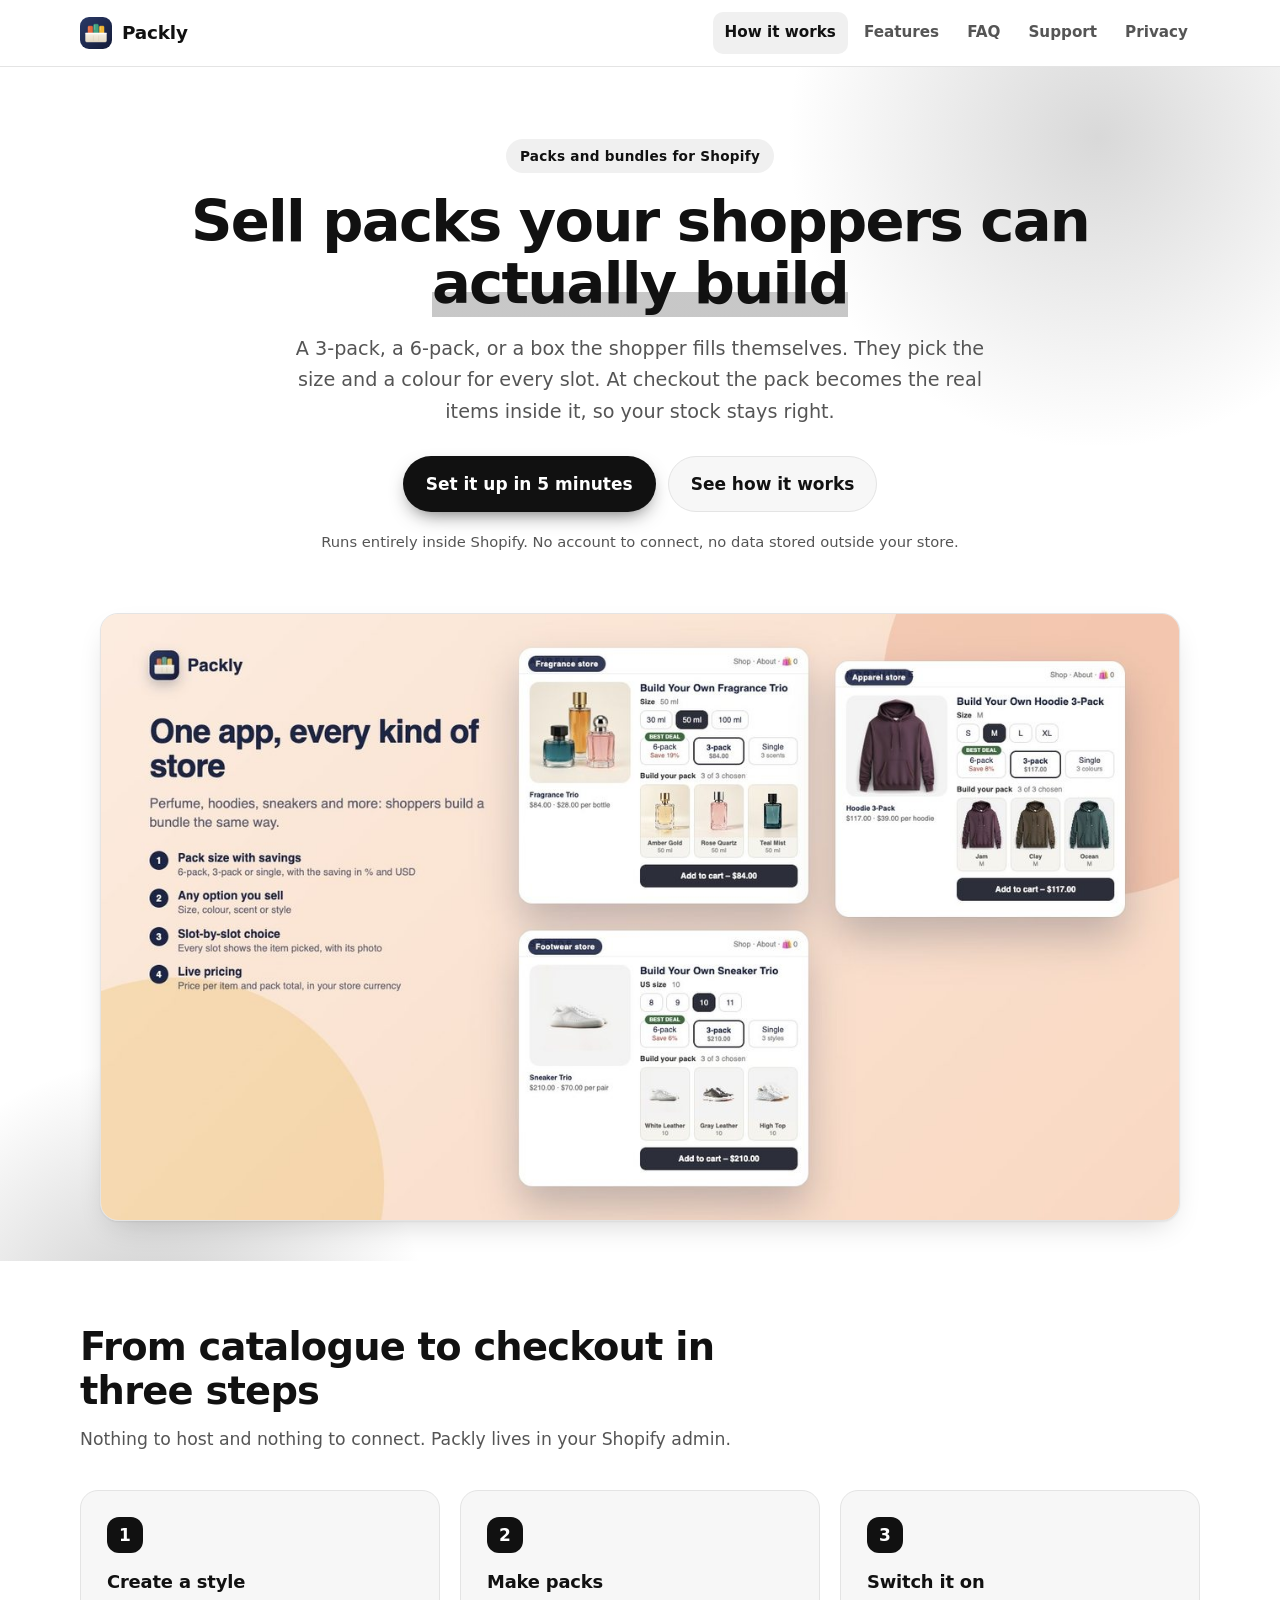
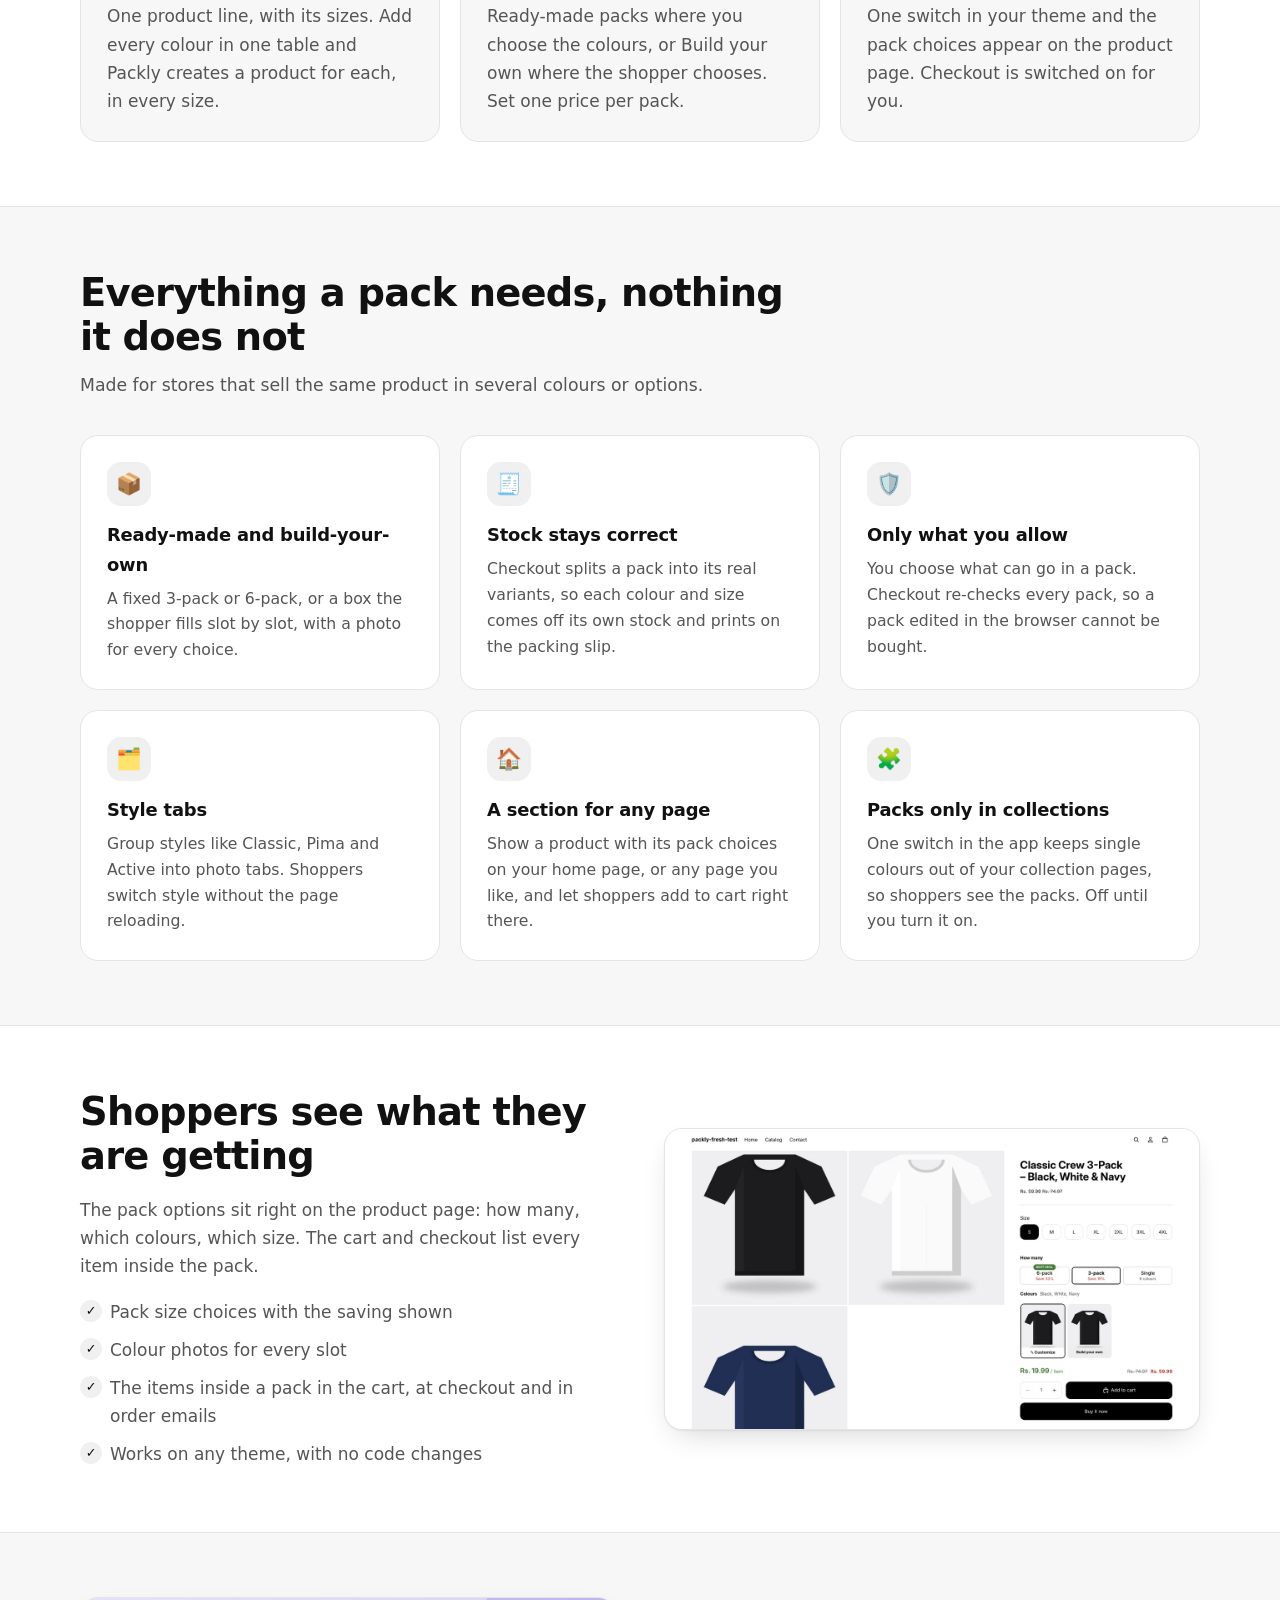
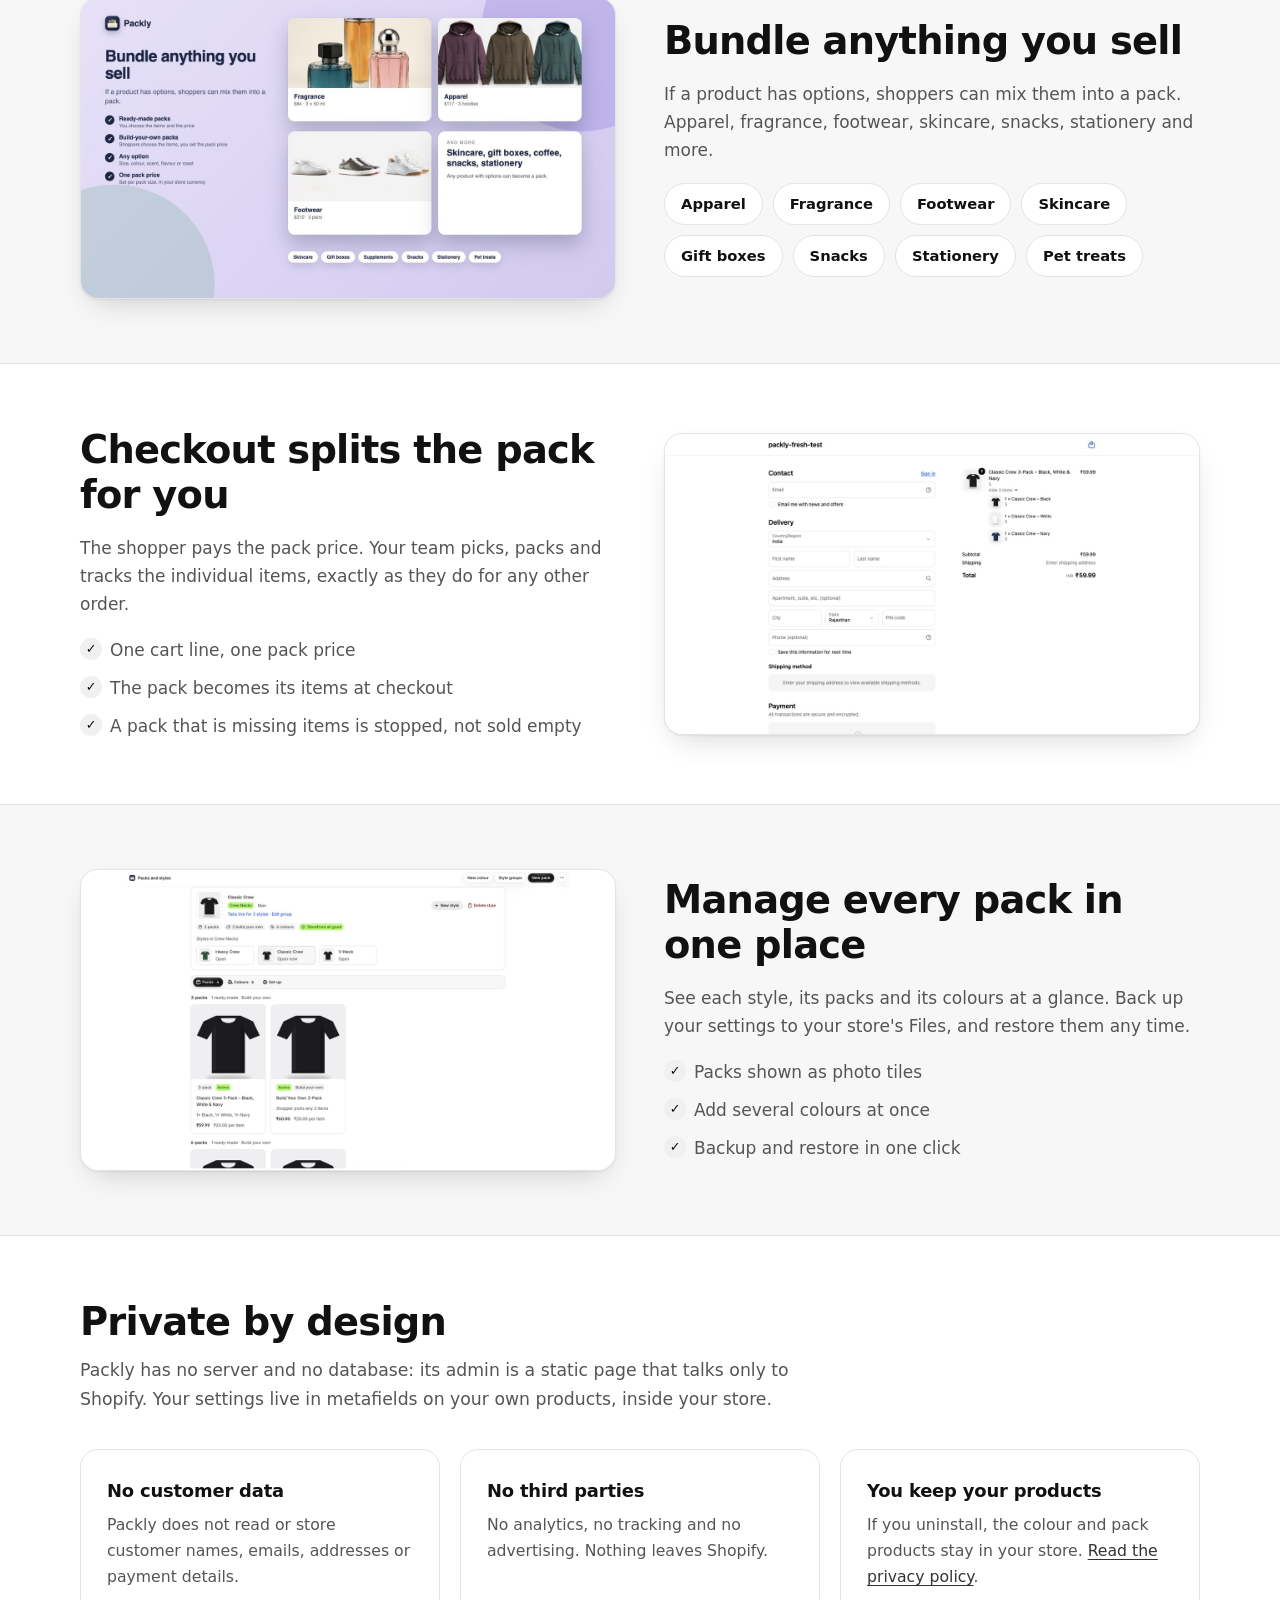
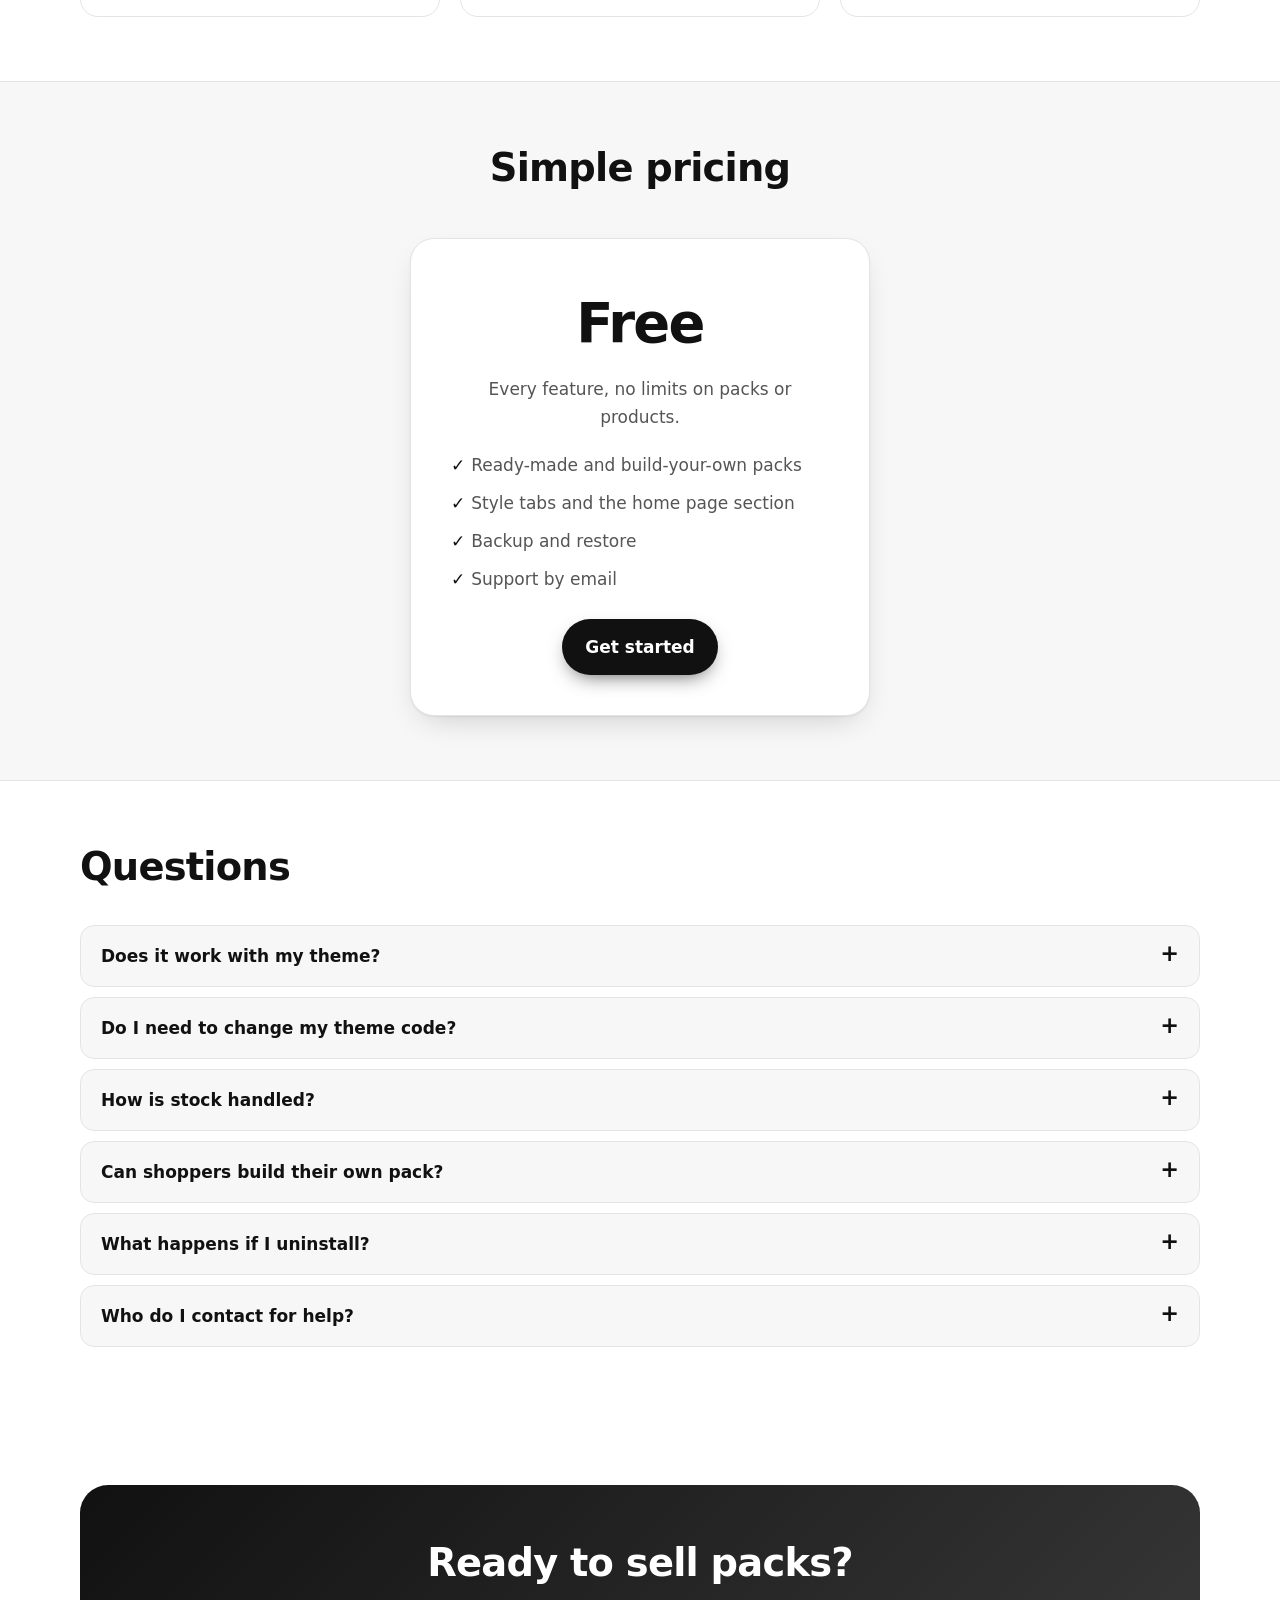
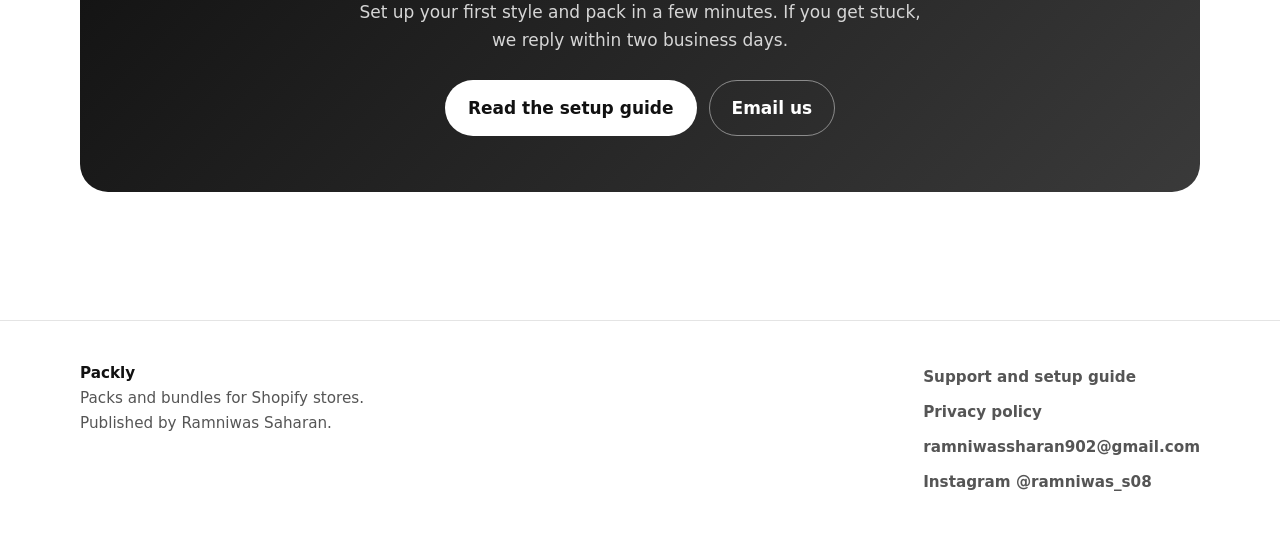
<file: index.html>
<!doctype html>
<html lang="en">
<head>
<meta charset="utf-8">
<meta name="viewport" content="width=device-width,initial-scale=1">
<title>Packly – Bundle &amp; Pack Builder for Shopify</title>
<meta name="description" content="Sell packs of your products. Shoppers pick the size and the colour of every item, and checkout keeps your stock correct.">
<meta name="theme-color" content="#ffffff">
<link rel="canonical" href="https://ramniwas08.github.io/packly/index.html">
<link rel="icon" href="assets/favicon.png">
<link rel="apple-touch-icon" href="assets/icon-192.png">
<meta property="og:title" content="Packly – Bundle & Pack Builder for Shopify">
<meta property="og:description" content="Sell packs of your products. Shoppers pick the size and the colour of every item, and checkout keeps your stock correct.">
<meta property="og:image" content="https://ramniwas08.github.io/packly/assets/hero-every-store.jpg">
<meta property="og:type" content="website">
<link rel="stylesheet" href="style.css">
<script src="site.js" defer></script>
</head>
<body>
<a class="skip" href="#main">Skip to content</a>
<header class="site-header"><div class="wrap">
<a class="brand" href="index.html"><img src="assets/icon-192.png" alt="" width="32" height="32">Packly</a>
<nav aria-label="Main">
<a href="index.html#how" aria-current="page">How it works</a>
<a href="index.html#features">Features</a>
<a href="index.html#faq">FAQ</a>
<a href="support.html">Support</a>
<a href="privacy.html">Privacy</a>
</nav></div></header>

<main id="main">
<section class="hero"><div class="wrap hero-grid">
<div>
<span class="eyebrow">Packs and bundles for Shopify</span>
<h1>Sell packs your shoppers can <em>actually build</em></h1>
<p class="lead">A 3-pack, a 6-pack, or a box the shopper fills themselves. They pick the size and a colour for every slot. At checkout the pack becomes the real items inside it, so your stock stays right.</p>
<div class="cta-row">
<a class="btn btn-primary" href="support.html#setup">Set it up in 5 minutes</a>
<a class="btn btn-ghost" href="#how">See how it works</a>
</div>
<p class="hero-note">Runs entirely inside Shopify. No account to connect, no data stored outside your store.</p>
</div>
<div class="frame float"><img src="assets/hero-every-store.jpg" width="1280" height="720" alt="Packly packs for perfume, hoodies and sneakers on three different stores"></div>
</div></section>

<section id="how"><div class="wrap">
<div class="section-head reveal"><h2>From catalogue to checkout in three steps</h2><p>Nothing to host and nothing to connect. Packly lives in your Shopify admin.</p></div>
<div class="steps">
<div class="step reveal"><h3>Create a style</h3><p>One product line, with its sizes. Add every colour in one table and Packly creates a product for each, in every size.</p></div>
<div class="step reveal"><h3>Make packs</h3><p>Ready-made packs where you choose the colours, or Build your own where the shopper chooses. Set one price per pack.</p></div>
<div class="step reveal"><h3>Switch it on</h3><p>One switch in your theme and the pack choices appear on the product page. Checkout is switched on for you.</p></div>
</div></div></section>

<section class="band" id="features"><div class="wrap">
<div class="section-head reveal"><h2>Everything a pack needs, nothing it does not</h2><p>Made for stores that sell the same product in several colours or options.</p></div>
<div class="grid-3">
<div class="card reveal"><div class="icon">📦</div><h3>Ready-made and build-your-own</h3><p>A fixed 3-pack or 6-pack, or a box the shopper fills slot by slot, with a photo for every choice.</p></div>
<div class="card reveal"><div class="icon">🧾</div><h3>Stock stays correct</h3><p>Checkout splits a pack into its real variants, so each colour and size comes off its own stock and prints on the packing slip.</p></div>
<div class="card reveal"><div class="icon">🛡️</div><h3>Only what you allow</h3><p>You choose what can go in a pack. Checkout re-checks every pack, so a pack edited in the browser cannot be bought.</p></div>
<div class="card reveal"><div class="icon">🗂️</div><h3>Style tabs</h3><p>Group styles like Classic, Pima and Active into photo tabs. Shoppers switch style without the page reloading.</p></div>
<div class="card reveal"><div class="icon">🏠</div><h3>A section for any page</h3><p>Show a product with its pack choices on your home page, or any page you like, and let shoppers add to cart right there.</p></div>
<div class="card reveal"><div class="icon">🧩</div><h3>Packs only in collections</h3><p>One switch in the app keeps single colours out of your collection pages, so shoppers see the packs. Off until you turn it on.</p></div>
</div></div></section>

<section><div class="wrap split">
<div class="copy reveal"><h2>Shoppers see what they are getting</h2>
<p>The pack options sit right on the product page: how many, which colours, which size. The cart and checkout list every item inside the pack.</p>
<ul><li>Pack size choices with the saving shown</li><li>Colour photos for every slot</li><li>The items inside a pack in the cart, at checkout and in order emails</li><li>Works on any theme, with no code changes</li></ul></div>
<div class="frame reveal"><img src="assets/shot-choices.jpg" width="1280" height="720" loading="lazy" alt="Pack size and colour choices on a product page"></div>
</div></section>

<section class="band"><div class="wrap split reverse">
<div class="copy reveal"><h2>Bundle anything you sell</h2>
<p>If a product has options, shoppers can mix them into a pack. Apparel, fragrance, footwear, skincare, snacks, stationery and more.</p>
<div class="chips"><span class="chip">Apparel</span><span class="chip">Fragrance</span><span class="chip">Footwear</span><span class="chip">Skincare</span><span class="chip">Gift boxes</span><span class="chip">Snacks</span><span class="chip">Stationery</span><span class="chip">Pet treats</span></div></div>
<div class="frame reveal"><img src="assets/hero-anything.jpg" width="1280" height="720" loading="lazy" alt="Packs of fragrance, hoodies and footwear"></div>
</div></section>

<section><div class="wrap split">
<div class="copy reveal"><h2>Checkout splits the pack for you</h2>
<p>The shopper pays the pack price. Your team picks, packs and tracks the individual items, exactly as they do for any other order.</p>
<ul><li>One cart line, one pack price</li><li>The pack becomes its items at checkout</li><li>A pack that is missing items is stopped, not sold empty</li></ul></div>
<div class="frame reveal"><img src="assets/shot-checkout.jpg" width="1280" height="720" loading="lazy" alt="Checkout showing a 3-pack split into its three items"></div>
</div></section>

<section class="band"><div class="wrap split reverse">
<div class="copy reveal"><h2>Manage every pack in one place</h2>
<p>See each style, its packs and its colours at a glance. Back up your settings to your store's Files, and restore them any time.</p>
<ul><li>Packs shown as photo tiles</li><li>Add several colours at once</li><li>Backup and restore in one click</li></ul></div>
<div class="frame reveal"><img src="assets/shot-admin.jpg" width="1280" height="720" loading="lazy" alt="The Packs screen of the Packly app in the Shopify admin"></div>
</div></section>

<section><div class="wrap">
<div class="section-head reveal"><h2>Private by design</h2><p>Packly has no server and no database: its admin is a static page that talks only to Shopify. Your settings live in metafields on your own products, inside your store.</p></div>
<div class="grid-3">
<div class="card reveal"><h3>No customer data</h3><p>Packly does not read or store customer names, emails, addresses or payment details.</p></div>
<div class="card reveal"><h3>No third parties</h3><p>No analytics, no tracking and no advertising. Nothing leaves Shopify.</p></div>
<div class="card reveal"><h3>You keep your products</h3><p>If you uninstall, the colour and pack products stay in your store. <a href="privacy.html">Read the privacy policy</a>.</p></div>
</div></div></section>

<section class="band" id="pricing"><div class="wrap price">
<div class="section-head reveal" style="text-align:center;margin-inline:auto"><h2>Simple pricing</h2></div>
<div class="price-card reveal"><div class="amount">Free</div><p style="margin:6px 0 0;color:var(--ink-soft)">Every feature, no limits on packs or products.</p>
<ul><li>Ready-made and build-your-own packs</li><li>Style tabs and the home page section</li><li>Backup and restore</li><li>Support by email</li></ul>
<a class="btn btn-primary" href="support.html#setup">Get started</a></div>
</div></section>

<section id="faq"><div class="wrap">
<div class="section-head reveal"><h2>Questions</h2></div>
<details><summary>Does it work with my theme?</summary><p>Yes. Packly adds its parts through a standard theme app embed, so it works on any Online Store 2.0 theme and on older themes too. Shopify asks you to switch an app's storefront part on yourself, so the app has a button that opens your theme editor with it already on.</p></details>
<details><summary>Do I need to change my theme code?</summary><p>No. There is nothing to paste. If the pack choices land in the wrong spot on an unusual theme, the app embed has a setting for where to place them.</p></details>
<details><summary>How is stock handled?</summary><p>A pack is split into its items at checkout. Each item comes off its own stock, so you never keep a separate stock number for a pack.</p></details>
<details><summary>Can shoppers build their own pack?</summary><p>Yes. Make a Build-your-own pack: the shopper chooses the size, then a colour for each slot. You set one price for the pack.</p></details>
<details><summary>What happens if I uninstall?</summary><p>Your products stay in your store. Shopify keeps Packly's settings for a limited time and restores them if you reinstall. Save a backup from the app's Set-up tab first to be safe.</p></details>
<details><summary>Who do I contact for help?</summary><p>Email <a href="mailto:ramniwassharan902@gmail.com">ramniwassharan902@gmail.com</a>. Typical reply: within 2 business days. The <a href="support.html">support page</a> has a full setup guide.</p></details>
</div></section>

<section><div class="wrap"><div class="cta-band reveal">
<h2>Ready to sell packs?</h2><p>Set up your first style and pack in a few minutes. If you get stuck, we reply within two business days.</p>
<div class="cta-row" style="justify-content:center"><a class="btn btn-primary" href="support.html#setup">Read the setup guide</a><a class="btn btn-ghost" href="mailto:ramniwassharan902@gmail.com">Email us</a></div>
</div></div></section>
</main>

<footer class="site-footer"><div class="wrap footer-grid">
<div><strong style="color:var(--ink)">Packly</strong><br>Packs and bundles for Shopify stores.<br>Published by Ramniwas Saharan.</div>
<nav aria-label="Footer">
<a href="support.html">Support and setup guide</a>
<a href="privacy.html">Privacy policy</a>
<a href="mailto:ramniwassharan902@gmail.com">ramniwassharan902@gmail.com</a>
<a href="https://instagram.com/ramniwas_s08">Instagram @ramniwas_s08</a>
</nav></div></footer>
</body></html>
</file>
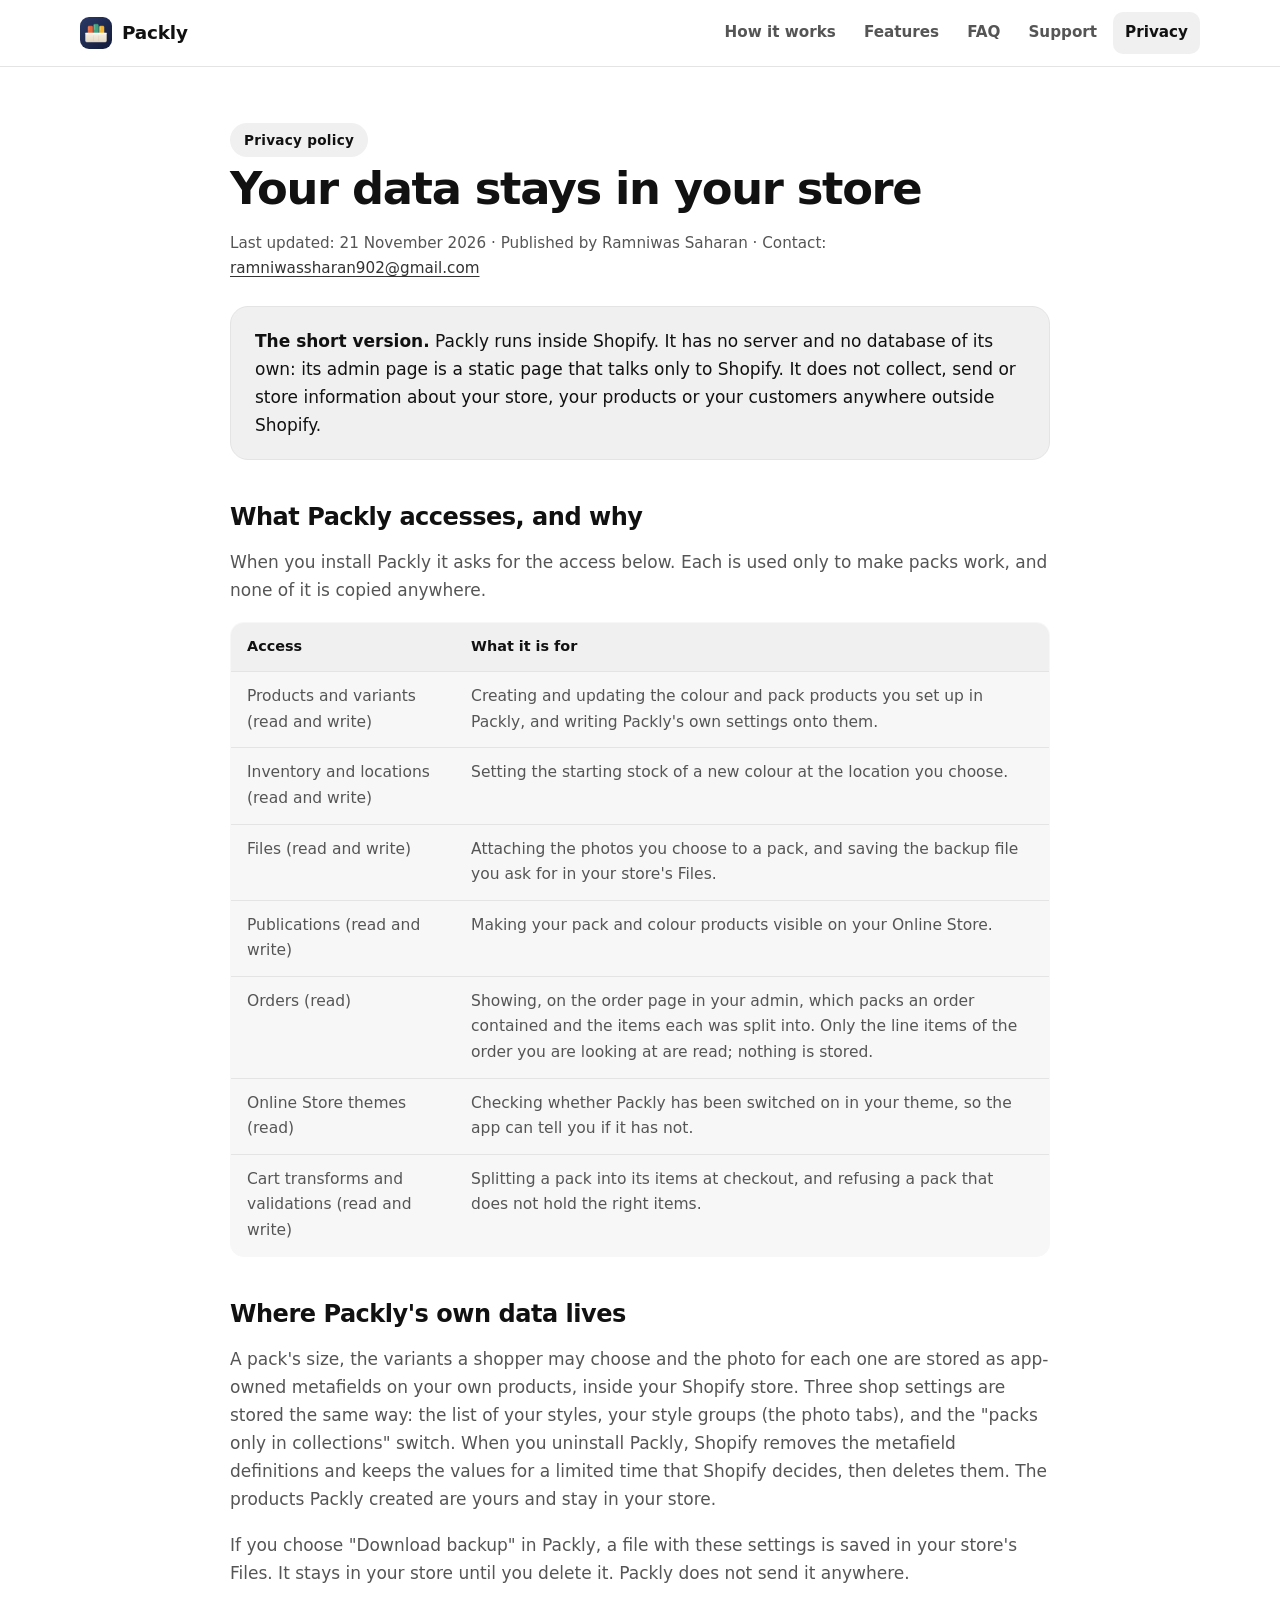
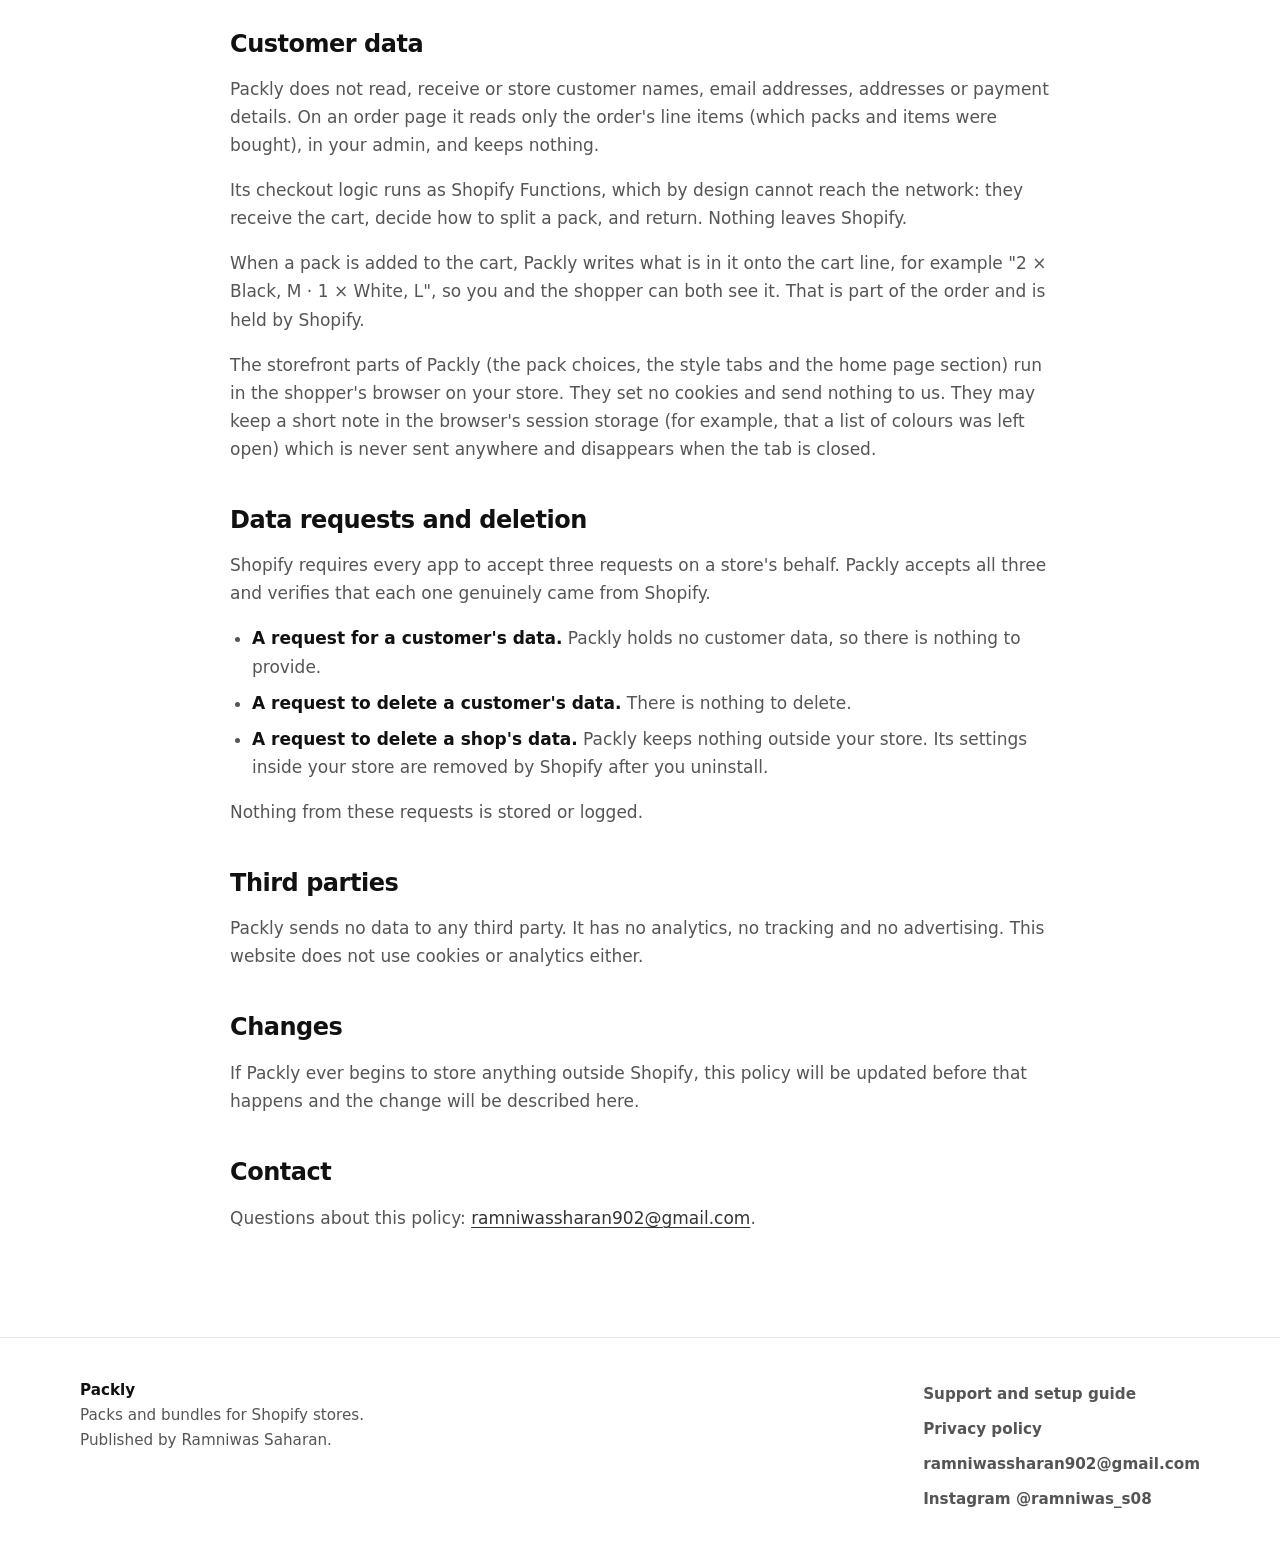
<file: privacy.html>
<!doctype html>
<html lang="en">
<head>
<meta charset="utf-8">
<meta name="viewport" content="width=device-width,initial-scale=1">
<title>Privacy policy – Packly</title>
<meta name="description" content="Packly runs inside Shopify and stores nothing outside it. What it accesses, why, and what happens to your data.">
<meta name="theme-color" content="#ffffff">
<link rel="canonical" href="https://ramniwas08.github.io/packly/privacy.html">
<link rel="icon" href="assets/favicon.png">
<link rel="apple-touch-icon" href="assets/icon-192.png">
<meta property="og:title" content="Privacy policy – Packly">
<meta property="og:description" content="">
<meta property="og:image" content="https://ramniwas08.github.io/packly/assets/hero-every-store.jpg">
<meta property="og:type" content="website">
<link rel="stylesheet" href="style.css">
<script src="site.js" defer></script>
</head>
<body>
<a class="skip" href="#main">Skip to content</a>
<header class="site-header"><div class="wrap">
<a class="brand" href="index.html"><img src="assets/icon-192.png" alt="" width="32" height="32">Packly</a>
<nav aria-label="Main">
<a href="index.html#how">How it works</a>
<a href="index.html#features">Features</a>
<a href="index.html#faq">FAQ</a>
<a href="support.html">Support</a>
<a href="privacy.html" aria-current="page">Privacy</a>
</nav></div></header>


<main id="main"><div class="doc"><div class="wrap">
<span class="eyebrow">Privacy policy</span>
<h1>Your data stays in your store</h1>
<p class="meta">Last updated: 21 November 2026 · Published by Ramniwas Saharan · Contact: <a href="mailto:ramniwassharan902@gmail.com">ramniwassharan902@gmail.com</a></p>
<div class="callout"><p><strong>The short version.</strong> Packly runs inside Shopify. It has no server and no database of its own: its admin page is a static page that talks only to Shopify. It does not collect, send or store information about your store, your products or your customers anywhere outside Shopify.</p></div>

<h2>What Packly accesses, and why</h2>
<p>When you install Packly it asks for the access below. Each is used only to make packs work, and none of it is copied anywhere.</p>
<table>
<tr><th>Access</th><th>What it is for</th></tr>
<tr><td>Products and variants (read and write)</td><td>Creating and updating the colour and pack products you set up in Packly, and writing Packly's own settings onto them.</td></tr>
<tr><td>Inventory and locations (read and write)</td><td>Setting the starting stock of a new colour at the location you choose.</td></tr>
<tr><td>Files (read and write)</td><td>Attaching the photos you choose to a pack, and saving the backup file you ask for in your store's Files.</td></tr>
<tr><td>Publications (read and write)</td><td>Making your pack and colour products visible on your Online Store.</td></tr>
<tr><td>Orders (read)</td><td>Showing, on the order page in your admin, which packs an order contained and the items each was split into. Only the line items of the order you are looking at are read; nothing is stored.</td></tr>
<tr><td>Online Store themes (read)</td><td>Checking whether Packly has been switched on in your theme, so the app can tell you if it has not.</td></tr>
<tr><td>Cart transforms and validations (read and write)</td><td>Splitting a pack into its items at checkout, and refusing a pack that does not hold the right items.</td></tr>
</table>

<h2>Where Packly's own data lives</h2>
<p>A pack's size, the variants a shopper may choose and the photo for each one are stored as app-owned metafields on your own products, inside your Shopify store. Three shop settings are stored the same way: the list of your styles, your style groups (the photo tabs), and the "packs only in collections" switch. When you uninstall Packly, Shopify removes the metafield definitions and keeps the values for a limited time that Shopify decides, then deletes them. The products Packly created are yours and stay in your store.</p>
<p>If you choose "Download backup" in Packly, a file with these settings is saved in your store's Files. It stays in your store until you delete it. Packly does not send it anywhere.</p>

<h2>Customer data</h2>
<p>Packly does not read, receive or store customer names, email addresses, addresses or payment details. On an order page it reads only the order's line items (which packs and items were bought), in your admin, and keeps nothing.</p>
<p>Its checkout logic runs as Shopify Functions, which by design cannot reach the network: they receive the cart, decide how to split a pack, and return. Nothing leaves Shopify.</p>
<p>When a pack is added to the cart, Packly writes what is in it onto the cart line, for example "2 × Black, M · 1 × White, L", so you and the shopper can both see it. That is part of the order and is held by Shopify.</p>
<p>The storefront parts of Packly (the pack choices, the style tabs and the home page section) run in the shopper's browser on your store. They set no cookies and send nothing to us. They may keep a short note in the browser's session storage (for example, that a list of colours was left open) which is never sent anywhere and disappears when the tab is closed.</p>

<h2>Data requests and deletion</h2>
<p>Shopify requires every app to accept three requests on a store's behalf. Packly accepts all three and verifies that each one genuinely came from Shopify.</p>
<ul>
<li><strong>A request for a customer's data.</strong> Packly holds no customer data, so there is nothing to provide.</li>
<li><strong>A request to delete a customer's data.</strong> There is nothing to delete.</li>
<li><strong>A request to delete a shop's data.</strong> Packly keeps nothing outside your store. Its settings inside your store are removed by Shopify after you uninstall.</li>
</ul>
<p>Nothing from these requests is stored or logged.</p>

<h2>Third parties</h2>
<p>Packly sends no data to any third party. It has no analytics, no tracking and no advertising. This website does not use cookies or analytics either.</p>

<h2>Changes</h2>
<p>If Packly ever begins to store anything outside Shopify, this policy will be updated before that happens and the change will be described here.</p>

<h2>Contact</h2>
<p>Questions about this policy: <a href="mailto:ramniwassharan902@gmail.com">ramniwassharan902@gmail.com</a>.</p>
</div></div></main>


<footer class="site-footer"><div class="wrap footer-grid">
<div><strong style="color:var(--ink)">Packly</strong><br>Packs and bundles for Shopify stores.<br>Published by Ramniwas Saharan.</div>
<nav aria-label="Footer">
<a href="support.html">Support and setup guide</a>
<a href="privacy.html">Privacy policy</a>
<a href="mailto:ramniwassharan902@gmail.com">ramniwassharan902@gmail.com</a>
<a href="https://instagram.com/ramniwas_s08">Instagram @ramniwas_s08</a>
</nav></div></footer>
</body></html>
</file>
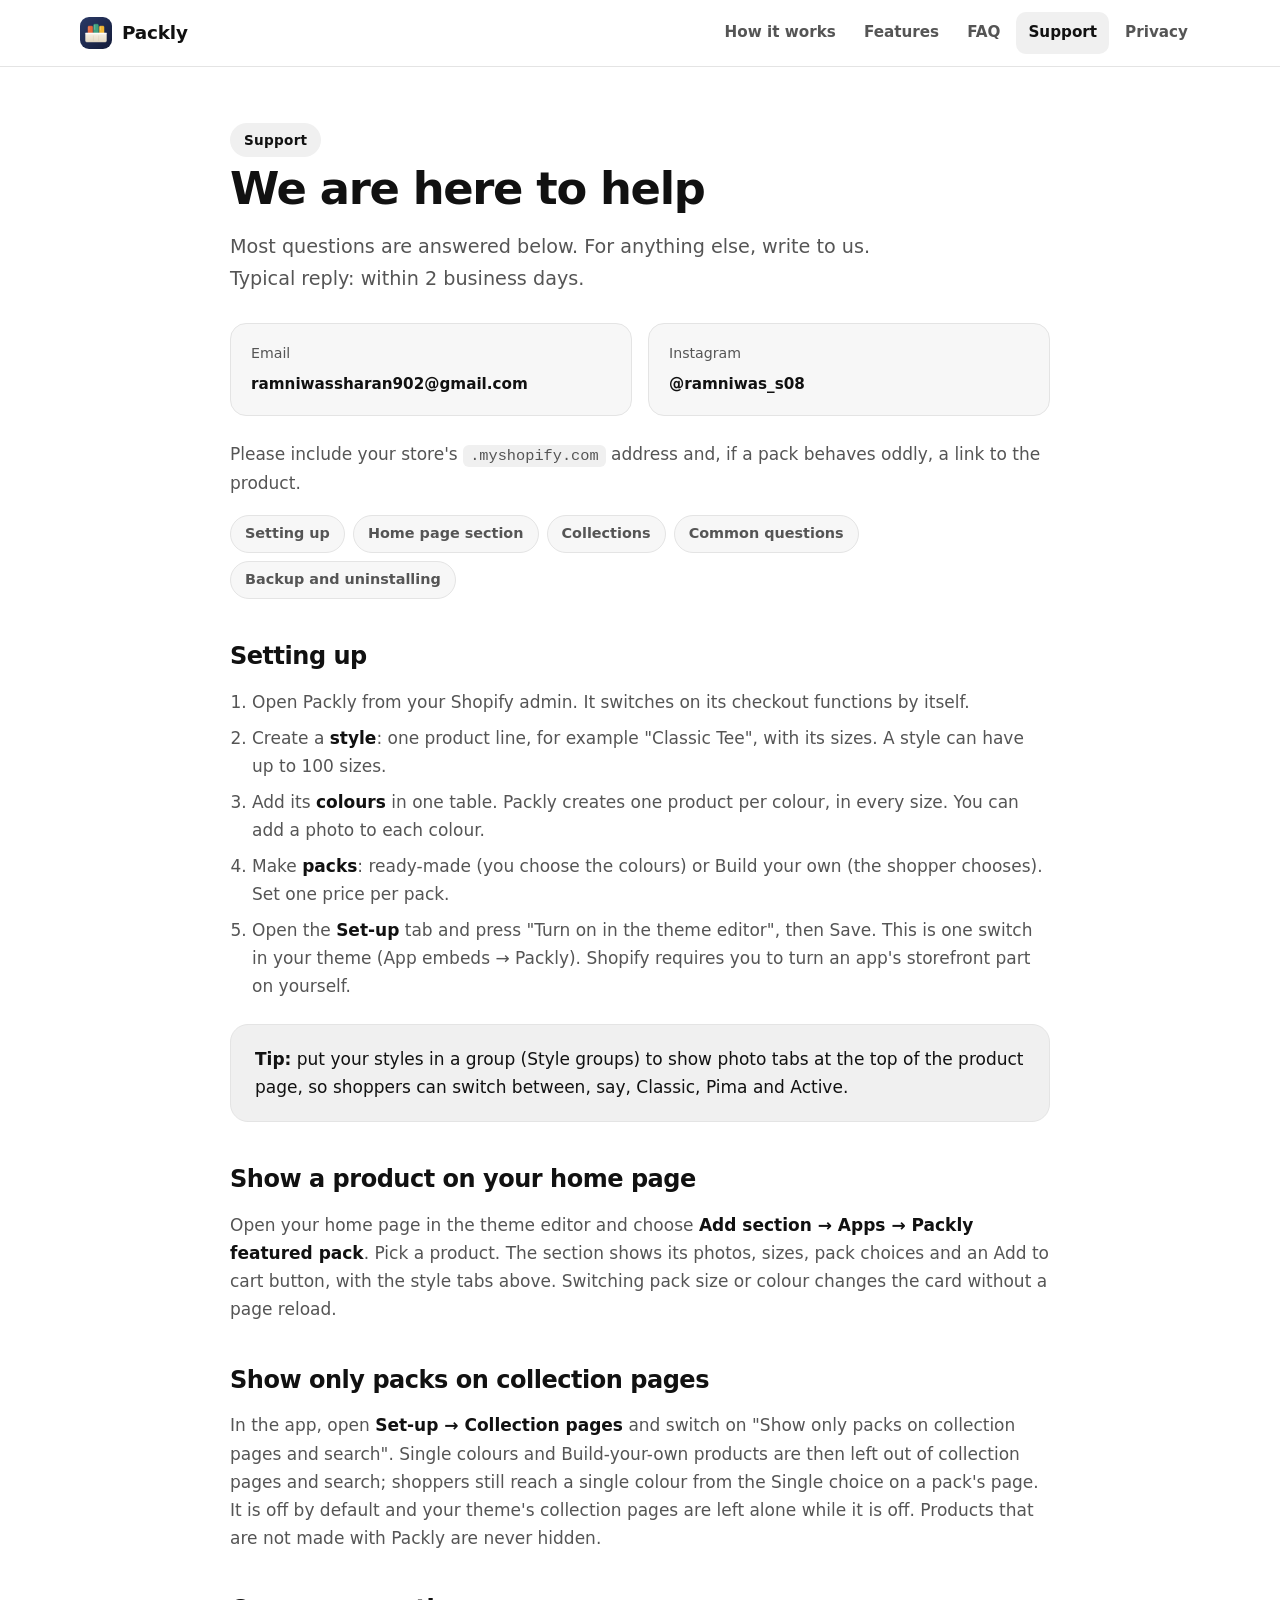
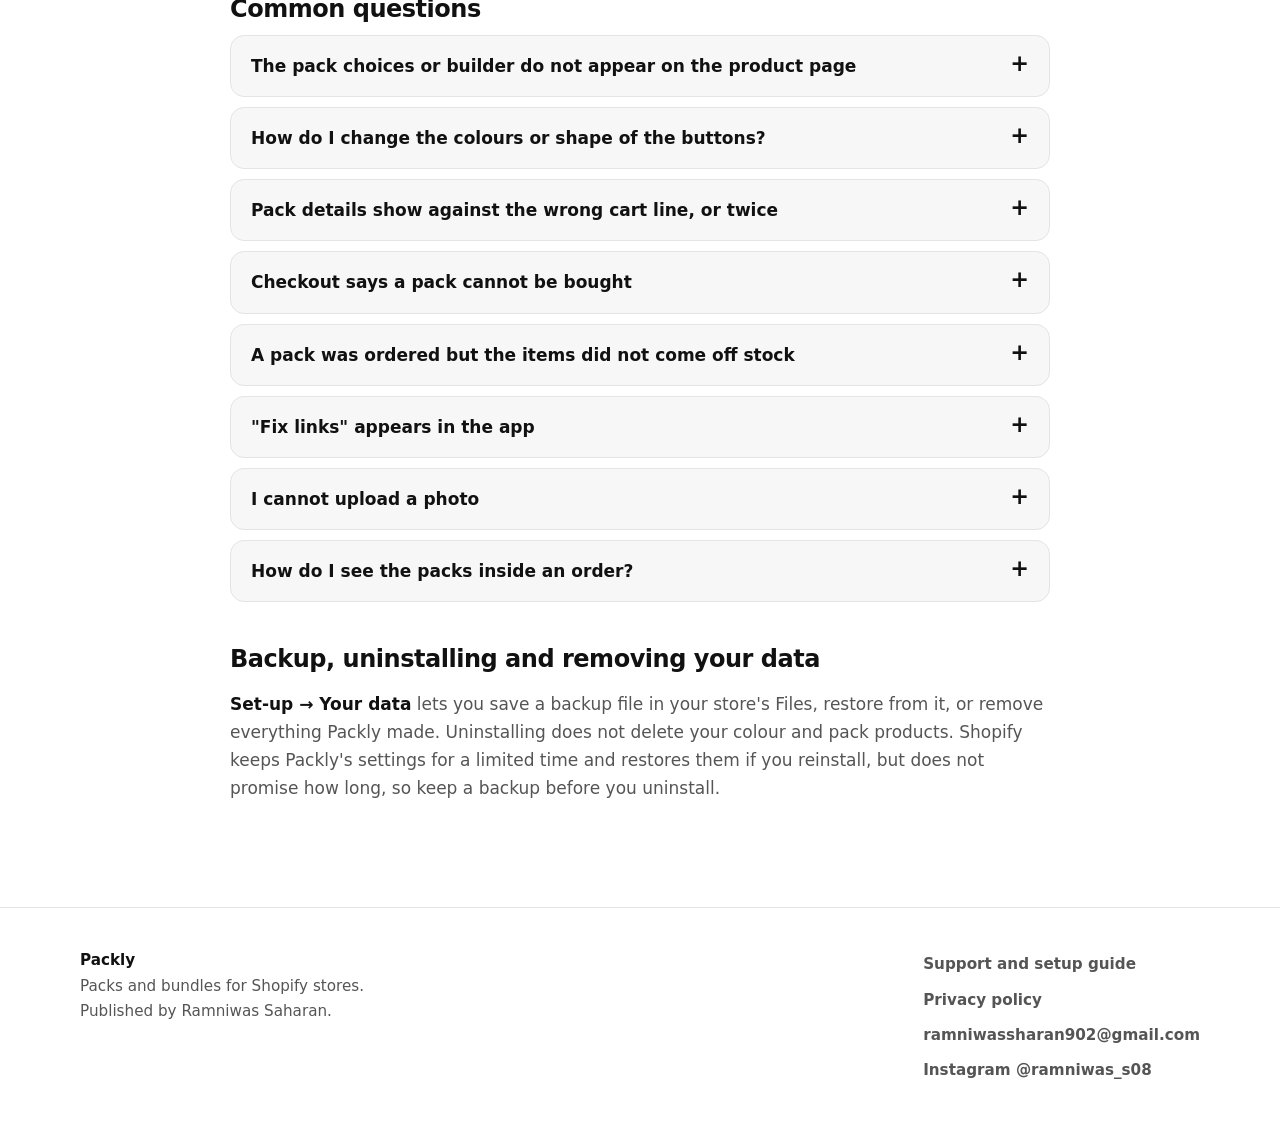
<file: support.html>
<!doctype html>
<html lang="en">
<head>
<meta charset="utf-8">
<meta name="viewport" content="width=device-width,initial-scale=1">
<title>Support – Packly</title>
<meta name="description" content="Setup guide, answers to common questions, and how to reach us.">
<meta name="theme-color" content="#ffffff">
<link rel="canonical" href="https://ramniwas08.github.io/packly/support.html">
<link rel="icon" href="assets/favicon.png">
<link rel="apple-touch-icon" href="assets/icon-192.png">
<meta property="og:title" content="Support – Packly">
<meta property="og:description" content="Setup guide, answers to common questions, and how to reach us.">
<meta property="og:image" content="https://ramniwas08.github.io/packly/assets/hero-every-store.jpg">
<meta property="og:type" content="website">
<link rel="stylesheet" href="style.css">
<script src="site.js" defer></script>
</head>
<body>
<a class="skip" href="#main">Skip to content</a>
<header class="site-header"><div class="wrap">
<a class="brand" href="index.html"><img src="assets/icon-192.png" alt="" width="32" height="32">Packly</a>
<nav aria-label="Main">
<a href="index.html#how">How it works</a>
<a href="index.html#features">Features</a>
<a href="index.html#faq">FAQ</a>
<a href="support.html" aria-current="page">Support</a>
<a href="privacy.html">Privacy</a>
</nav></div></header>

<main id="main"><div class="doc"><div class="wrap">
<span class="eyebrow">Support</span>
<h1>We are here to help</h1>
<p class="lead">Most questions are answered below. For anything else, write to us. Typical reply: within 2 business days.</p>
<div class="contact-grid">
<a href="mailto:ramniwassharan902@gmail.com"><small>Email</small><strong>ramniwassharan902@gmail.com</strong></a>
<a href="https://instagram.com/ramniwas_s08"><small>Instagram</small><strong>@ramniwas_s08</strong></a>
</div>
<p>Please include your store's <code>.myshopify.com</code> address and, if a pack behaves oddly, a link to the product.</p>
<div class="toc"><a href="#setup">Setting up</a><a href="#home">Home page section</a><a href="#collections">Collections</a><a href="#questions">Common questions</a><a href="#data">Backup and uninstalling</a></div>

<h2 id="setup">Setting up</h2>
<ol>
<li>Open Packly from your Shopify admin. It switches on its checkout functions by itself.</li>
<li>Create a <strong>style</strong>: one product line, for example "Classic Tee", with its sizes. A style can have up to 100 sizes.</li>
<li>Add its <strong>colours</strong> in one table. Packly creates one product per colour, in every size. You can add a photo to each colour.</li>
<li>Make <strong>packs</strong>: ready-made (you choose the colours) or Build your own (the shopper chooses). Set one price per pack.</li>
<li>Open the <strong>Set-up</strong> tab and press "Turn on in the theme editor", then Save. This is one switch in your theme (App embeds → Packly). Shopify requires you to turn an app's storefront part on yourself.</li>
</ol>
<div class="callout"><p><strong>Tip:</strong> put your styles in a group (Style groups) to show photo tabs at the top of the product page, so shoppers can switch between, say, Classic, Pima and Active.</p></div>

<h2 id="home">Show a product on your home page</h2>
<p>Open your home page in the theme editor and choose <strong>Add section → Apps → Packly featured pack</strong>. Pick a product. The section shows its photos, sizes, pack choices and an Add to cart button, with the style tabs above. Switching pack size or colour changes the card without a page reload.</p>

<h2 id="collections">Show only packs on collection pages</h2>
<p>In the app, open <strong>Set-up → Collection pages</strong> and switch on "Show only packs on collection pages and search". Single colours and Build-your-own products are then left out of collection pages and search; shoppers still reach a single colour from the Single choice on a pack's page. It is off by default and your theme's collection pages are left alone while it is off. Products that are not made with Packly are never hidden.</p>

<h2 id="questions">Common questions</h2>
<details><summary>The pack choices or builder do not appear on the product page</summary><p>Check that the Packly app embed is on in your theme (the Set-up tab shows "On" when it is), and that the pack product belongs to a style in Packly. If it is on and the builder lands in the wrong place, set "Where to place the builder" in the app embed settings to a CSS selector of your product page.</p></details>
<details><summary>How do I change the colours or shape of the buttons?</summary><p>In the theme editor open App embeds → Packly → Look: accent colour, corner roundness, colour circle size, pack photo width and text size. For anything further there is a Custom CSS box in the same place. Builder parts can be styled like this: <code>packly-builder::part(slot) { border-radius: 0; }</code>. Parts: slot, choice, dot, primary, ghost, title, count, sheet, note.</p></details>
<details><summary>Pack details show against the wrong cart line, or twice</summary><p>Set "Cart row selector" in the Packly app embed settings to match your theme's cart row, or turn off "Replace the theme's plain list of the pack's items". Email us the theme name and we will tell you what to use.</p></details>
<details><summary>Checkout says a pack cannot be bought</summary><p>The pack holds the wrong number of items, or an item it is not allowed to hold. This is deliberate: the alternative is selling a pack price for contents you did not intend. Rebuild the pack.</p></details>
<details><summary>A pack was ordered but the items did not come off stock</summary><p>The checkout functions were not on. Open Packly and check the Set-up tab; orders placed before that need their stock adjusted by hand.</p></details>
<details><summary>"Fix links" appears in the app</summary><p>Some products are not yet linked to each other or to the list a Build-your-own pack uses. Press "Fix links"; it rewrites the links and nothing else.</p></details>
<details><summary>I cannot upload a photo</summary><p>Photos must be JPG, PNG or WebP. If an upload fails, try a smaller file, or add the photo on the product page in Shopify and choose it from your Files in Packly.</p></details>
<details><summary>How do I see the packs inside an order?</summary><p>Open an order in your admin, choose <strong>+ Block</strong>, and pick "Packly – packs in this order". It lists each pack and the items it was split into.</p></details>

<h2 id="data">Backup, uninstalling and removing your data</h2>
<p><strong>Set-up → Your data</strong> lets you save a backup file in your store's Files, restore from it, or remove everything Packly made. Uninstalling does not delete your colour and pack products. Shopify keeps Packly's settings for a limited time and restores them if you reinstall, but does not promise how long, so keep a backup before you uninstall.</p>
</div></div></main>

<footer class="site-footer"><div class="wrap footer-grid">
<div><strong style="color:var(--ink)">Packly</strong><br>Packs and bundles for Shopify stores.<br>Published by Ramniwas Saharan.</div>
<nav aria-label="Footer">
<a href="support.html">Support and setup guide</a>
<a href="privacy.html">Privacy policy</a>
<a href="mailto:ramniwassharan902@gmail.com">ramniwassharan902@gmail.com</a>
<a href="https://instagram.com/ramniwas_s08">Instagram @ramniwas_s08</a>
</nav></div></footer>
</body></html>
</file>
<file: style.css>
/* Packly site — clean, light, modern. Warm off-white, deep indigo ink, one amber accent.
   Always light (white background), whatever the visitor's system setting.
   One file for every page. System fonts only (no web-font request), subtle motion that stops
   for people who ask for less of it. */
:root {
  --bg: #ffffff;
  --surface: #f7f7f7;
  --ink: #111111;
  --ink-soft: #555555;
  --line: #e4e4e4;
  --accent: #9a9a9a;
  --brand: #111111;
  --brand-2: #333333;
  --on-brand: #ffffff;
  --tint: #f0f0f0;
  --ok: #111111;
  --radius: 18px;
  --shadow: 0 1px 2px rgba(0, 0, 0, .06), 0 12px 32px -12px rgba(0, 0, 0, .2);
  --max: 1120px;
  color-scheme: light;
  font-family: ui-sans-serif, system-ui, -apple-system, "Segoe UI", Roboto, "Helvetica Neue", Arial, sans-serif;
}
* { box-sizing: border-box; }
html { scroll-behavior: smooth; }
body { margin: 0; background: var(--bg); color: var(--ink); line-height: 1.65; font-size: 17px; -webkit-font-smoothing: antialiased; }
img { max-width: 100%; height: auto; display: block; }
a { color: var(--brand-2); text-decoration-thickness: 1px; text-underline-offset: 3px; }
a:hover { color: var(--brand); }
:focus-visible { outline: 3px solid var(--accent); outline-offset: 3px; border-radius: 6px; }
.skip { position: absolute; left: -999px; top: 8px; background: var(--ink); color: var(--bg); padding: 10px 14px; border-radius: 8px; z-index: 50; }
.skip:focus { left: 8px; }
.wrap { width: min(var(--max), 100% - 40px); margin-inline: auto; }

.site-header { position: sticky; top: 0; z-index: 20; background: color-mix(in srgb, var(--bg) 86%, transparent); backdrop-filter: saturate(1.4) blur(12px); border-bottom: 1px solid var(--line); }
.site-header .wrap { display: flex; align-items: center; justify-content: space-between; min-height: 66px; gap: 16px; }
.brand { display: inline-flex; align-items: center; gap: 10px; font-weight: 800; font-size: 1.15rem; color: var(--ink); text-decoration: none; letter-spacing: -.01em; }
.brand img { width: 32px; height: 32px; border-radius: 9px; }
nav { display: flex; align-items: center; gap: 4px; flex-wrap: wrap; }
nav a { color: var(--ink-soft); text-decoration: none; padding: 8px 12px; border-radius: 10px; font-weight: 600; font-size: .95rem; }
nav a:hover, nav a[aria-current="page"] { color: var(--ink); background: var(--tint); }

.btn { display: inline-flex; align-items: center; gap: 8px; padding: 13px 22px; border-radius: 999px; font-weight: 700; text-decoration: none; border: 1px solid transparent; transition: transform .15s ease, box-shadow .15s ease; }
.btn-primary { background: var(--brand); color: var(--on-brand); box-shadow: 0 8px 20px -8px color-mix(in srgb, var(--brand) 70%, transparent); }
.btn-primary:hover { transform: translateY(-2px); color: var(--on-brand); }
.btn-ghost { background: var(--surface); color: var(--ink); border-color: var(--line); }
.btn-ghost:hover { transform: translateY(-2px); box-shadow: var(--shadow); color: var(--ink); }

.hero { padding: 72px 0 40px; position: relative; overflow: hidden; isolation: isolate; }
.hero::before { content: ""; position: absolute; inset: -20% -10% auto auto; width: 620px; height: 620px; background: radial-gradient(closest-side, color-mix(in srgb, var(--accent) 38%, transparent), transparent); z-index: -1; }
.hero::after { content: ""; position: absolute; inset: auto auto -30% -10%; width: 560px; height: 560px; background: radial-gradient(closest-side, color-mix(in srgb, var(--brand-2) 26%, transparent), transparent); z-index: -1; }
.hero-grid { display: grid; grid-template-columns: 1fr; gap: 44px; justify-items: center; text-align: center; }
.hero-grid .lead { margin-inline: auto; }
.hero-grid .cta-row { justify-content: center; }
.hero-grid .frame { width: 100%; max-width: 1080px; }
.eyebrow { display: inline-flex; align-items: center; gap: 8px; padding: 6px 14px; border-radius: 999px; background: var(--tint); color: var(--brand); font-weight: 700; font-size: .85rem; letter-spacing: .02em; }
h1 { font-size: clamp(2.2rem, 5vw, 3.6rem); line-height: 1.07; letter-spacing: -.03em; margin: 18px 0 18px; font-weight: 800; }
h1 em { font-style: normal; background: linear-gradient(180deg, transparent 62%, color-mix(in srgb, var(--accent) 55%, transparent) 62%); }
.lead { font-size: 1.2rem; color: var(--ink-soft); max-width: 36em; margin: 0 0 28px; }
.cta-row { display: flex; flex-wrap: wrap; gap: 12px; }
.hero-note { margin-top: 18px; color: var(--ink-soft); font-size: .92rem; }
.frame { border-radius: var(--radius); overflow: hidden; box-shadow: var(--shadow); border: 1px solid var(--line); background: var(--surface); }
.frame img { width: 100%; }
.float { animation: float 7s ease-in-out infinite; }
@keyframes float { 50% { transform: translateY(-8px); } }

section { padding: 64px 0; }
.section-head { max-width: 42em; margin-bottom: 36px; }
h2 { font-size: clamp(1.7rem, 3.2vw, 2.4rem); line-height: 1.15; letter-spacing: -.02em; margin: 0 0 12px; }
h3 { font-size: 1.12rem; margin: 0 0 6px; letter-spacing: -.01em; }
.section-head p { color: var(--ink-soft); margin: 0; font-size: 1.08rem; }
.band { background: var(--surface); border-block: 1px solid var(--line); }

.steps { display: grid; grid-template-columns: repeat(3, 1fr); gap: 20px; counter-reset: step; }
.step { background: var(--surface); border: 1px solid var(--line); border-radius: var(--radius); padding: 26px; }
.step::before { counter-increment: step; content: counter(step); display: grid; place-items: center; width: 36px; height: 36px; border-radius: 12px; background: var(--brand); color: var(--on-brand); font-weight: 800; margin-bottom: 14px; }
.step p { margin: 0; color: var(--ink-soft); }

.grid-3 { display: grid; grid-template-columns: repeat(3, 1fr); gap: 20px; }
.card { background: var(--bg); border: 1px solid var(--line); border-radius: var(--radius); padding: 26px; transition: transform .2s ease, box-shadow .2s ease; }
.band .card { background: var(--bg); }
.card:hover { transform: translateY(-3px); box-shadow: var(--shadow); }
.card p { margin: 0; color: var(--ink-soft); font-size: .98rem; }
.icon { width: 44px; height: 44px; border-radius: 14px; background: var(--tint); display: grid; place-items: center; margin-bottom: 14px; font-size: 1.3rem; }

.split { display: grid; grid-template-columns: 1fr 1fr; gap: 48px; align-items: center; }
.split.reverse .copy { order: 2; }
.copy ul { padding: 0; list-style: none; margin: 18px 0 0; display: grid; gap: 10px; }
.copy li { padding-left: 30px; position: relative; color: var(--ink-soft); }
.copy li::before { content: "✓"; position: absolute; left: 0; top: 2px; width: 22px; height: 22px; border-radius: 50%; background: var(--tint); color: var(--ok); display: grid; place-items: center; font-size: .8rem; font-weight: 800; line-height: 22px; text-align: center; }
.copy p { color: var(--ink-soft); }
.chips { display: flex; flex-wrap: wrap; gap: 10px; margin-top: 18px; }
.chip { padding: 8px 16px; border-radius: 999px; background: var(--bg); border: 1px solid var(--line); font-weight: 600; font-size: .92rem; }

.price { display: grid; place-items: center; text-align: center; }
.price-card { background: var(--bg); border: 1px solid var(--line); border-radius: 24px; padding: 40px; max-width: 460px; box-shadow: var(--shadow); }
.price-card .amount { font-size: 3.4rem; font-weight: 800; letter-spacing: -.03em; }
.price-card ul { text-align: left; list-style: none; padding: 0; margin: 20px 0 26px; display: grid; gap: 10px; color: var(--ink-soft); }
.price-card li::before { content: "✓ "; color: var(--ok); font-weight: 800; }

details { background: var(--surface); border: 1px solid var(--line); border-radius: 14px; padding: 0 20px; margin-bottom: 10px; }
summary { cursor: pointer; padding: 16px 0; font-weight: 700; list-style: none; display: flex; justify-content: space-between; gap: 16px; }
summary::-webkit-details-marker { display: none; }
summary::after { content: "+"; font-size: 1.4rem; line-height: 1; color: var(--brand); transition: transform .2s ease; }
details[open] summary::after { transform: rotate(45deg); }
details p { color: var(--ink-soft); margin: 0 0 16px; }

.cta-band { background: linear-gradient(135deg, #111111, #3a3a3a); color: #fff; border-radius: 28px; padding: 56px 40px; text-align: center; }
.cta-band h2 { color: #fff; }
.cta-band p { color: #d6d6d6; max-width: 34em; margin: 0 auto 26px; }
.cta-band .btn-primary { background: #ffffff; color: #111111; box-shadow: none; }
.cta-band .btn-ghost { background: transparent; color: #fff; border-color: rgba(255, 255, 255, .45); }

.doc { padding: 56px 0 24px; }
.doc .wrap { width: min(820px, 100% - 40px); }
.doc h1 { font-size: clamp(2rem, 4vw, 2.8rem); margin-top: 8px; }
.doc h2 { font-size: 1.5rem; margin-top: 44px; }
.doc p, .doc li { color: var(--ink-soft); }
.doc strong { color: var(--ink); }
.doc ol, .doc ul { padding-left: 22px; }
.doc li { margin-bottom: 8px; }
.meta { color: var(--ink-soft); font-size: .95rem; }
.callout { background: var(--tint); border: 1px solid var(--line); border-radius: var(--radius); padding: 20px 24px; margin: 24px 0; }
.callout p { margin: 0; color: var(--ink); }
table { width: 100%; border-collapse: collapse; margin: 18px 0; background: var(--surface); border: 1px solid var(--line); border-radius: 14px; overflow: hidden; font-size: .97rem; }
th, td { text-align: left; padding: 12px 16px; border-bottom: 1px solid var(--line); vertical-align: top; color: var(--ink-soft); }
th { background: var(--tint); color: var(--ink); font-size: .9rem; }
tr:last-child td { border-bottom: 0; }
.contact-grid { display: grid; grid-template-columns: repeat(2, 1fr); gap: 16px; margin: 24px 0; }
.contact-grid a { display: block; text-decoration: none; background: var(--surface); border: 1px solid var(--line); border-radius: 16px; padding: 18px 20px; color: var(--ink); transition: transform .15s ease, box-shadow .15s ease; }
.contact-grid a:hover { transform: translateY(-2px); box-shadow: var(--shadow); }
.contact-grid strong { font-size: .95rem; }
.contact-grid small { display: block; color: var(--ink-soft); margin-bottom: 4px; }
.toc { display: flex; flex-wrap: wrap; gap: 8px; margin: 18px 0 0; }
.toc a { padding: 6px 14px; border-radius: 999px; background: var(--surface); border: 1px solid var(--line); text-decoration: none; font-weight: 600; font-size: .9rem; color: var(--ink-soft); }
code { background: var(--tint); padding: 2px 7px; border-radius: 6px; font-size: .9em; }

.site-footer { border-top: 1px solid var(--line); margin-top: 64px; padding: 40px 0 48px; color: var(--ink-soft); font-size: .95rem; }
.footer-grid { display: flex; flex-wrap: wrap; gap: 24px 48px; justify-content: space-between; }
.footer-grid nav { display: grid; gap: 2px; }
.footer-grid nav a { padding: 4px 0; background: none; }

.js .reveal { opacity: 0; transform: translateY(16px); transition: opacity .6s ease, transform .6s ease; }
.js .reveal.in { opacity: 1; transform: none; }

@media (max-width: 900px) {
  .hero { padding-top: 40px; }
  .hero-grid, .split { grid-template-columns: 1fr; gap: 28px; }
  .split.reverse .copy { order: 0; }
  .steps, .grid-3, .contact-grid { grid-template-columns: 1fr; }
  section { padding: 44px 0; }
  .cta-band { padding: 40px 22px; }
  nav a { padding: 8px 9px; font-size: .9rem; }
  .site-header .wrap { flex-wrap: wrap; padding-block: 8px; }
}
@media (prefers-reduced-motion: reduce) {
  html { scroll-behavior: auto; }
  .float { animation: none; }
  .js .reveal { opacity: 1; transform: none; transition: none; }
  .btn, .card, .contact-grid a { transition: none; }
}
</file>
